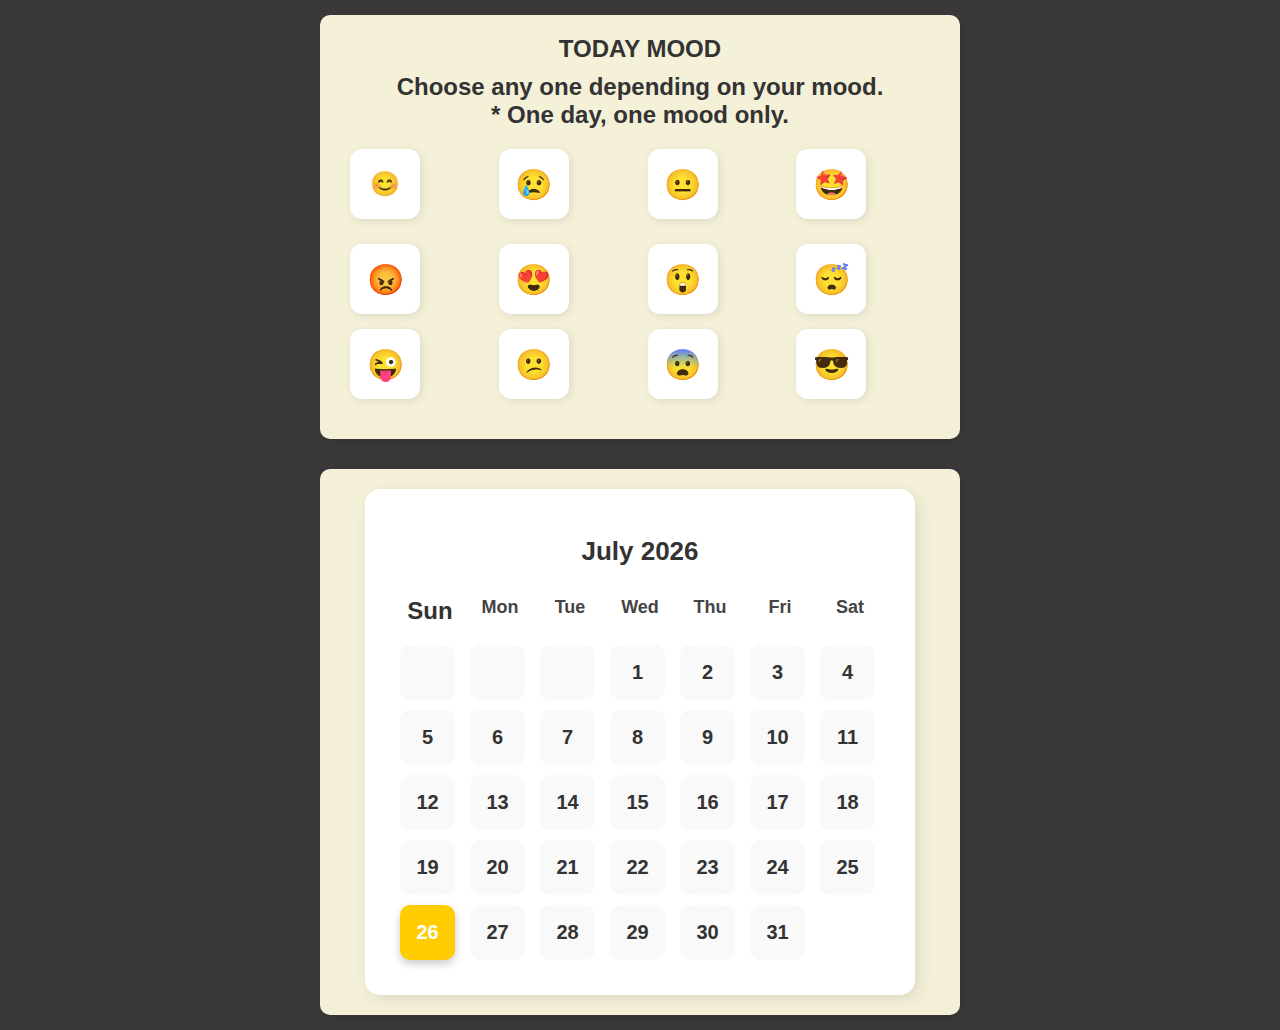
<file: MOOD-TRACK/index.html>
<!DOCTYPE html>
<html lang="en">
<head>
    <meta charset="UTF-8">
    <meta name="viewport" content="width=device-width, initial-scale=1.0">
    <title>MOOD-TRACK</title>
    <link rel="stylesheet" href="stle.css">
</head>
<body>
    <section>
       <div> 
        <div>
            TODAY MOOD
        </div>
        <div>
            Choose any one depending on your mood.<br> * One day, one mood only.
           
        </div>
    </div>
    <div id="allmood">
        <div class="mood-container">
            <div class="mood" id="Happy">😊</div>
            <div class="mood" id="Sad">😢</div>
            <div class="mood" id="Neutral">😐</div>
            <div class="mood" id="Excited">🤩</div>
            <div class="mood" id="Angry">😡</div>
            <div class="mood" id="Love">😍</div>
            <div class="mood" id="Surprised">😲</div>
            <div class="mood" id="Sleepy">😴</div>
            <div class="mood" id="Silly">😜</div>
            <div class="mood" id="Confused">😕</div>
            <div class="mood" id="Scared">😨</div>
            <div class="mood" id="Cool">😎</div>
        </div>

    </div>
    </section>
    <section>
        <div id="calender"></div>
    </section>


    
    <script src="script.js"> </script>
</body>
</html>
</file>
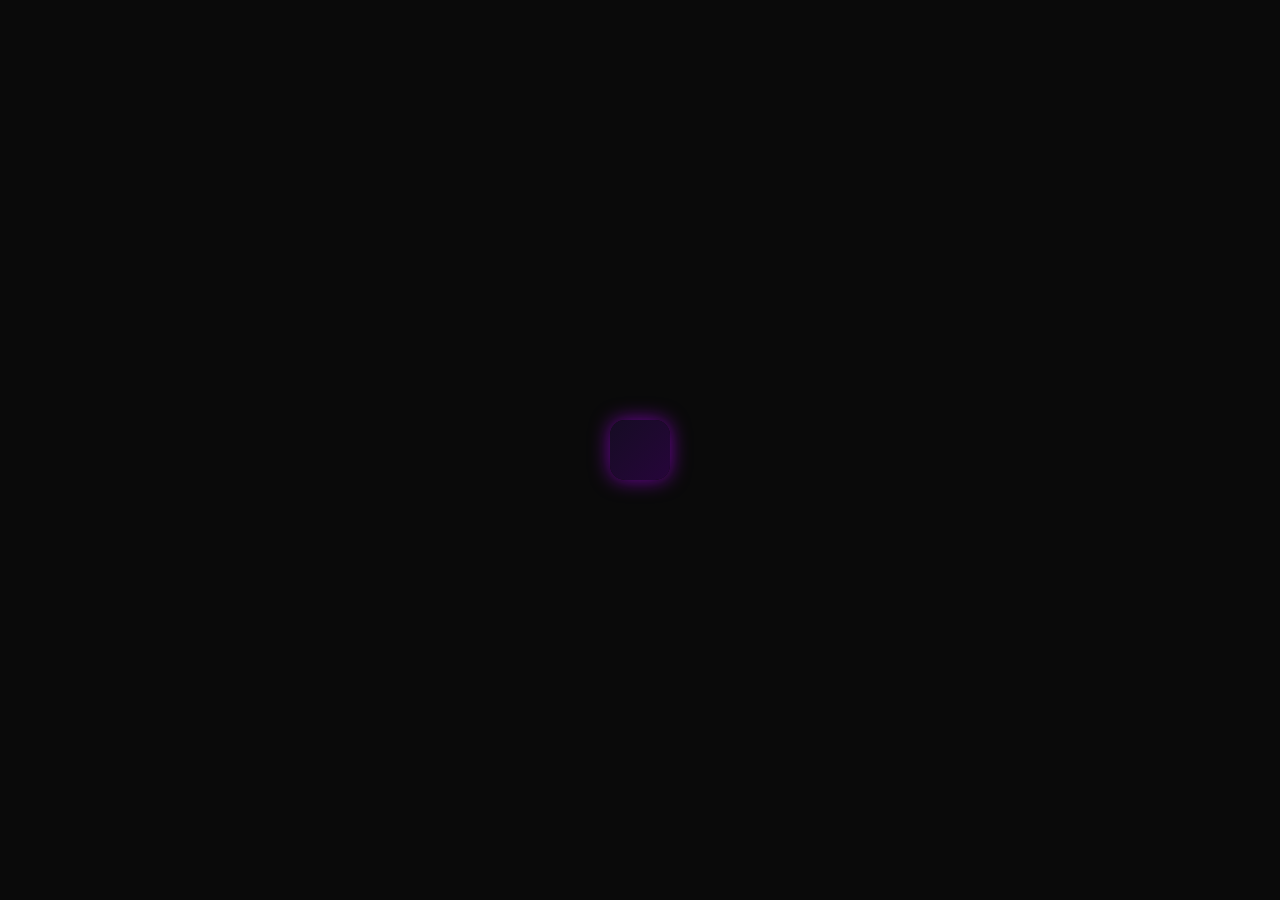
<file: QUOTE/index.html>
<!DOCTYPE html>
<html lang="en">
<head>
    <meta charset="UTF-8">
    <meta name="viewport" content="width=device-width, initial-scale=1.0">
    <title>QUOTE</title>
    <link rel="stylesheet" href="style.css">
</head>
<body>
    <div id="content">
        
    </div>
    

    <script src="script.js"></script>
</body>
</html>
</file>
<file: MOOD-TRACK/stle.css>
/* General Styles */
body {
    font-family: Arial, sans-serif;
    background-color: #3a3838;
    display: flex;
    flex-direction: column;
    align-items: center;
    justify-content: center;
    min-height: 100vh;
    margin: 0;
}

/* Section Styling */
section {
    width: 90%;
    max-width: 600px;
    background: rgb(245, 241, 217);
    padding: 20px;
    margin: 15px;
    border-radius: 10px;
    box-shadow: 2px 2px 10px rgba(0, 0, 0, 0.1);
    text-align: center;
}

/* Heading */
section div:first-child {
    font-size: 24px;
    font-weight: bold;
    color: #333;
    margin-bottom: 10px;
}

/* Mood Selection Container */
.mood-container {
    display: grid;
    grid-template-columns: repeat(4, 1fr);
    gap: 15px;
    justify-content: center;
    padding: 10px;
}

/* Mood Buttons */
.mood {
    width: 70px;
    height: 70px;
    font-size: 30px;
    display: flex;
    align-items: center;
    justify-content: center;
    background: white;
    border-radius: 12px;
    box-shadow: 2px 2px 8px rgba(0, 0, 0, 0.1);
    cursor: pointer;
    transition: transform 0.2s ease-in-out, box-shadow 0.2s ease-in-out;
}

/* Hover & Active Effects */
.mood:hover {
    transform: scale(1.1);
    box-shadow: 2px 2px 12px rgba(0, 0, 0, 0.2);
}

/* Calendar Placeholder */
/* General Calendar Styling */
#calender {
    background: white;
    padding: 25px;
    border-radius: 15px;
    box-shadow: 4px 4px 15px rgba(0, 0, 0, 0.1);
    text-align: center;
    max-width: 500px;
    margin: auto;
    transition: 0.3s ease-in-out;
}

/* Calendar Heading */
#calender h2 {
    font-size: 26px;
    color: #333;
    margin-bottom: 20px;
    font-weight: bold;
}

/* Calendar Grid */
.calendar-grid {
    display: grid;
    grid-template-columns: repeat(7, 1fr);
    gap: 10px;
    padding: 10px;
}

/* Weekday Headers */
.weekday {
    font-weight: bold;
    font-size: 18px;
    color: #444;
}

/* Calendar Days */
.day, .empty {
    width: 55px;
    height: 55px;
    display: flex;
    align-items: center;
    justify-content: center;
    font-size: 20px;
    font-weight: bold;
    border-radius: 10px;
    background: #f9f9f9;
    transition: 0.2s ease-in-out;
}

/* Hover Effect on Days */
.day:hover {
    background: #ddd;
    transform: scale(1.1);
    cursor: pointer;
}

/* Today’s Date Highlight */
.today {
    background: #ffcc00;
    color: white;
    font-weight: bold;
    box-shadow: 0px 4px 8px rgba(0, 0, 0, 0.2);
}

/* Responsive Design */
@media (max-width: 600px) {
    #calender {
        max-width: 90%;
        padding: 15px;
    }

    .day, .empty {
        width: 45px;
        height: 45px;
        font-size: 18px;
    }

    .calendar-grid {
        gap: 5px;
    }

    #calender h2 {
        font-size: 22px;
    }
}
</file>
<file: QUOTE/style.css>
/* Global Styles */
body {
    font-family: 'Poppins', sans-serif;
    margin: 0;
    padding: 0;
    background: #0a0a0a; /* Deep Black Background */
    color: #fff;
    display: flex;
    justify-content: center;
    align-items: center;
    height: 100vh;
    flex-direction: column;
    transition: background 0.8s ease-in-out;
}

/* Quote Container */
#content {
    background: linear-gradient(135deg, #160c24, #26053a); /* Dark Purple Gradient */
    padding: 30px;
    border-radius: 15px;
    box-shadow: 0 0 20px rgba(179, 0, 255, 0.6); /* Purple Glowing Effect */
    max-width: 600px;
    text-align: center;
    animation: fadeIn 1s ease-in-out;
    position: relative;
    transition: all 0.5s ease-in-out;
}

/* Quote Text */
#content p:first-child {
    font-size: 28px;
    font-style: italic;
    color: #ff7300; /* Bright Orange Quote */
    margin-bottom: 15px;
    letter-spacing: 1.2px;
    text-shadow: 0 0 7px rgba(255, 115, 0, 1);
}

/* Author Name */
#content p:last-child {
    font-size: 20px;
    font-weight: bold;
    color: #ffffff; /* White for contrast */
    text-transform: uppercase;
    margin-top: 10px;
    text-shadow: 0 0 8px rgba(255, 255, 255, 0.5);
}

/* Fade In Animation */
@keyframes fadeIn {
    from { opacity: 0; transform: scale(0.9); }
    to { opacity: 1; transform: scale(1); }
}

/* Buttons Styling */
button {
    background: linear-gradient(45deg, #4b0082, #6a0dad); /* Dark Purple Gradient */
    color: white;
    border: none;
    padding: 15px 40px;
    font-size: 20px;
    font-weight: bold;
    text-transform: uppercase;
    letter-spacing: 2px;
    border-radius: 12px;
    cursor: pointer;
    transition: all 0.3s ease-in-out;
    box-shadow: 0 5px 20px rgba(138, 43, 226, 0.5);
    display: block;
    margin: 20px auto;
    width: 250px;
    text-align: center;
}

/* Hover & Click Effects */
button:hover {
    background: linear-gradient(45deg, #5a0099, #8a2be2); /* Deeper Purple */
    box-shadow: 0 8px 25px rgba(138, 43, 226, 0.7);
    transform: scale(1.1);
}

button:active {
    transform: scale(0.95);
    box-shadow: 0 2px 10px rgba(138, 43, 226, 0.5);
}

/* Floating Glow Effect */
@keyframes glow {
    0% { box-shadow: 0 0 10px rgba(179, 0, 255, 0.6); }
    50% { box-shadow: 0 0 30px rgba(179, 0, 255, 0.9); }
    100% { box-shadow: 0 0 10px rgba(179, 0, 255, 0.6); }
}

#content {
    animation: glow 2s infinite alternate;
}
</file>
